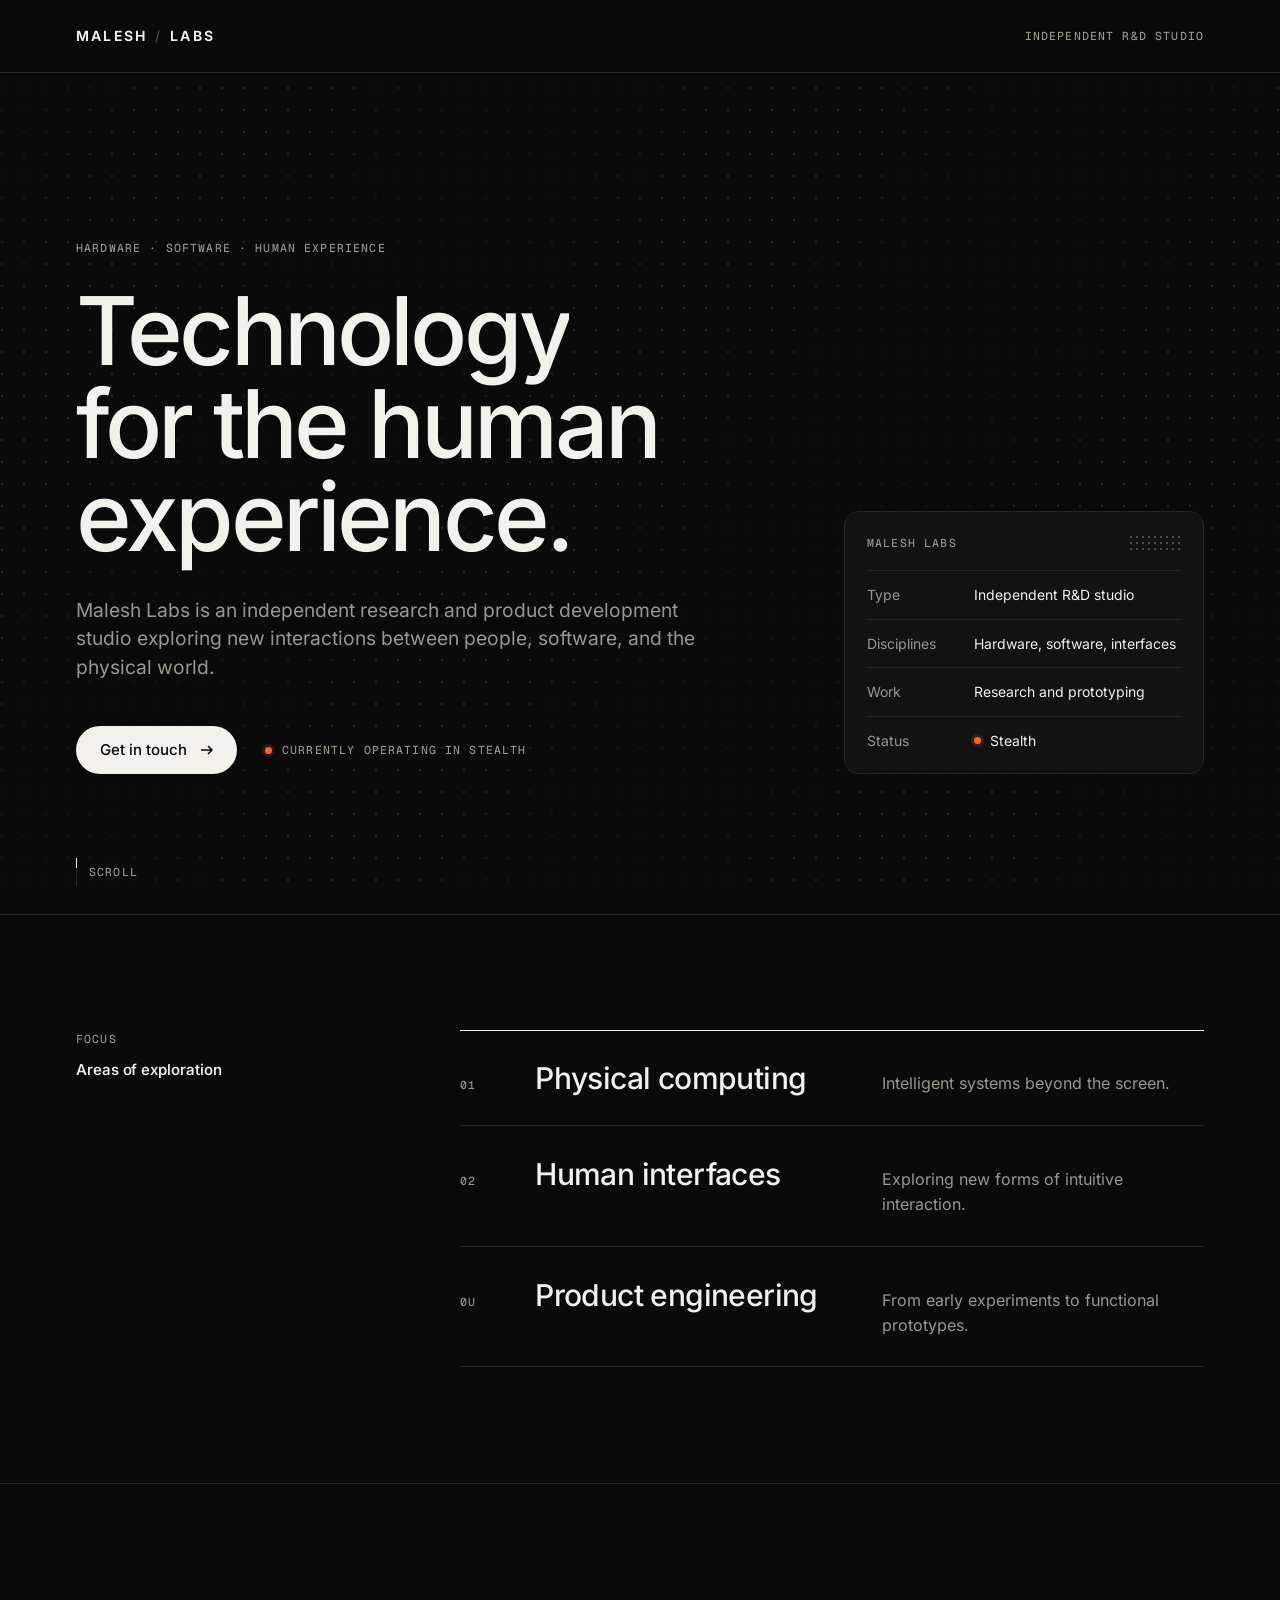
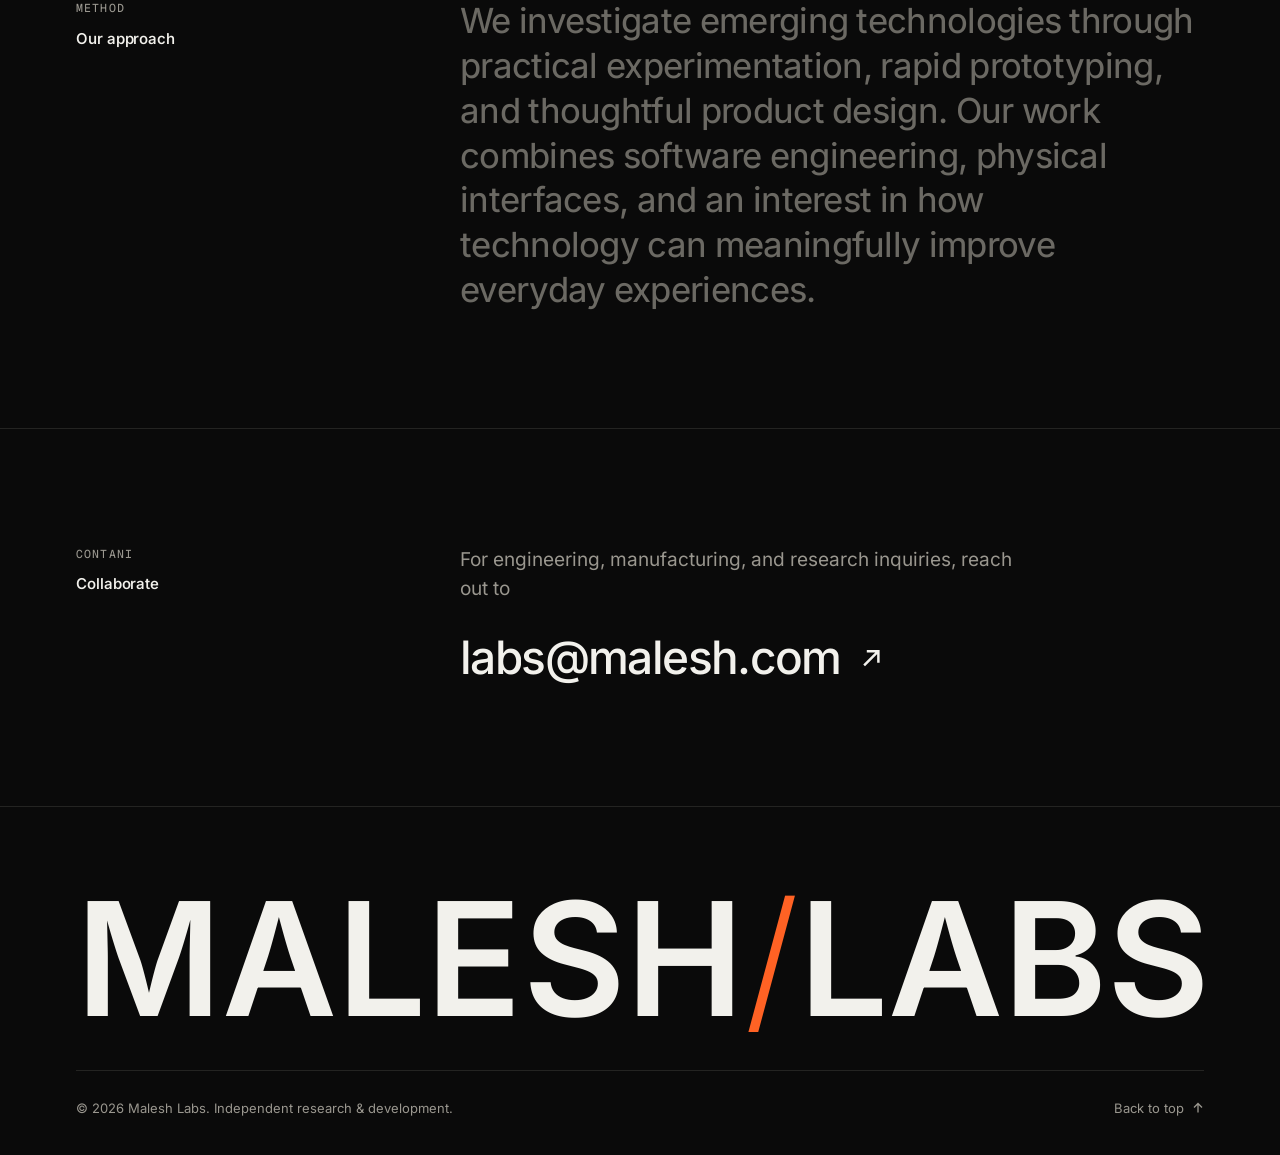
<file: index.html>
<!doctype html>
<html lang="en">
<head>
  <meta charset="utf-8">
  <meta name="viewport" content="width=device-width, initial-scale=1">
  <title>Malesh Labs — Independent R&amp;D Studio</title>
  <meta name="description" content="Malesh Labs is an independent research and product development studio exploring new interactions between people, software, and the physical world.">
  <link rel="canonical" href="https://malesh.com/">
  <meta name="theme-color" content="#f5f4f0">
  <meta name="color-scheme" content="light">

  <meta property="og:type" content="website">
  <meta property="og:site_name" content="Malesh Labs">
  <meta property="og:url" content="https://malesh.com/">
  <meta property="og:title" content="Malesh Labs — Independent R&amp;D Studio">
  <meta property="og:description" content="An independent research and product development studio exploring new interactions between people, software, and the physical world.">
  <meta property="og:image" content="https://malesh.com/og.png">
  <meta property="og:image:width" content="1200">
  <meta property="og:image:height" content="630">
  <meta property="og:image:alt" content="Malesh Labs — Technology for the human experience.">
  <meta name="twitter:card" content="summary_large_image">
  <meta name="twitter:title" content="Malesh Labs — Independent R&amp;D Studio">
  <meta name="twitter:description" content="An independent research and product development studio exploring new interactions between people, software, and the physical world.">
  <meta name="twitter:image" content="https://malesh.com/og.png">

  <link rel="icon" href="/favicon.svg" type="image/svg+xml">
  <link rel="apple-touch-icon" href="/apple-touch-icon.png">
  <link rel="preload" href="/fonts/inter-var.woff2" as="font" type="font/woff2" crossorigin>
  <link rel="stylesheet" href="/styles.css">
  <script src="/motion.js" defer></script>

  <script type="application/ld+json">
  {
    "@context": "https://schema.org",
    "@type": "Organization",
    "name": "Malesh Labs",
    "url": "https://malesh.com/",
    "email": "labs@malesh.com",
    "description": "An independent research and product development studio exploring new interactions between people, software, and the physical world."
  }
  </script>
</head>
<body>
  <a class="skip" href="#main">Skip to content</a>
  <div class="progress" aria-hidden="true"><span></span></div>

  <header class="site-header">
    <div class="wrap">
      <a class="wordmark" href="/" aria-label="Malesh Labs, home">
        <span>MALESH</span><span class="slash" aria-hidden="true">/</span><span>LABS</span>
      </a>
      <span class="tag mono" data-scramble>Independent R&amp;D Studio</span>
    </div>
  </header>

  <main id="main">
    <section class="hero" aria-labelledby="hero-title">
      <div class="wrap">
        <div class="hero-copy">
          <p class="eyebrow mono reveal d1" data-scramble>Hardware · Software · Human experience</p>
          <h1 id="hero-title" class="headline">
            <span class="w"><span>Technology</span></span>
            <span class="w"><span>for</span></span>
            <span class="w"><span>the</span></span>
            <span class="w"><span>human</span></span>
            <span class="w"><span>experience.</span></span>
          </h1>
          <p class="lede reveal d3">Malesh Labs is an independent research and product development studio exploring new interactions between people, software, and the physical world.</p>
          <div class="actions reveal d4">
            <a class="button magnetic" href="mailto:labs@malesh.com">
              <span class="button-label">Get in touch</span>
              <svg width="16" height="16" viewBox="0 0 16 16" fill="none" aria-hidden="true"><path d="M2 8h11M9 4l4 4-4 4" stroke="currentColor" stroke-width="1.5"/></svg>
            </a>
            <span class="status mono"><span class="led" aria-hidden="true"></span><span data-scramble>Currently operating in stealth</span></span>
          </div>
        </div>

        <aside class="plate" aria-label="Studio overview">
          <div class="plate-head">
            <span class="mono" data-scramble>Malesh Labs</span>
            <span class="grille" aria-hidden="true"></span>
          </div>
          <dl>
            <div class="row"><dt>Type</dt><dd>Independent R&amp;D studio</dd></div>
            <div class="row"><dt>Disciplines</dt><dd>Hardware, software, interfaces</dd></div>
            <div class="row"><dt>Work</dt><dd>Research and prototyping</dd></div>
            <div class="row"><dt>Status</dt><dd><span class="led" aria-hidden="true"></span>Stealth</dd></div>
          </dl>
        </aside>
      </div>
      <div class="scroll-cue mono" aria-hidden="true"><span class="tick"></span>Scroll</div>
    </section>

    <section class="section" aria-labelledby="areas-title">
      <div class="wrap">
        <div class="section-label" data-reveal>
          <span class="mono" data-scramble>Focus</span>
          <h2 id="areas-title">Areas of exploration</h2>
        </div>
        <div class="section-body">
          <ol class="areas" data-reveal>
            <li class="area">
              <span class="num mono" data-scramble>01</span>
              <h3>Physical computing</h3>
              <p>Intelligent systems beyond the screen.</p>
            </li>
            <li class="area">
              <span class="num mono" data-scramble>02</span>
              <h3>Human interfaces</h3>
              <p>Exploring new forms of intuitive interaction.</p>
            </li>
            <li class="area">
              <span class="num mono" data-scramble>03</span>
              <h3>Product engineering</h3>
              <p>From early experiments to functional prototypes.</p>
            </li>
          </ol>
        </div>
      </div>
    </section>

    <section class="section" aria-labelledby="approach-title">
      <div class="wrap">
        <div class="section-label" data-reveal>
          <span class="mono" data-scramble>Method</span>
          <h2 id="approach-title">Our approach</h2>
        </div>
        <div class="section-body">
          <p class="statement" data-scrub>We investigate emerging technologies through practical experimentation, rapid prototyping, and thoughtful product design. Our work combines software engineering, physical interfaces, and an interest in how technology can meaningfully improve everyday experiences.</p>
        </div>
      </div>
    </section>

    <section class="section collab" id="contact" aria-labelledby="collab-title">
      <div class="wrap">
        <div class="section-label" data-reveal>
          <span class="mono" data-scramble>Contact</span>
          <h2 id="collab-title">Collaborate</h2>
        </div>
        <div class="section-body" data-reveal>
          <p>For engineering, manufacturing, and research inquiries, reach out to</p>
          <a class="email" href="mailto:labs@malesh.com" aria-label="Email labs@malesh.com">
            <span class="roll" data-roll>labs@malesh.com</span>
            <svg viewBox="0 0 16 16" fill="none" aria-hidden="true"><path d="M4 12L12 4M5.5 4H12v6.5" stroke="currentColor" stroke-width="1.4"/></svg>
          </a>
        </div>
      </div>
    </section>
  </main>

  <footer class="site-footer">
    <div class="bigmark" aria-hidden="true" data-reveal>
      <span>M</span><span>A</span><span>L</span><span>E</span><span>S</span><span>H</span><span class="slash">/</span><span>L</span><span>A</span><span>B</span><span>S</span>
    </div>
    <div class="wrap">
      <p>© 2026 Malesh Labs. Independent research &amp; development.</p>
      <a class="to-top" href="#main">
        Back to top
        <svg width="12" height="12" viewBox="0 0 12 12" fill="none" aria-hidden="true"><path d="M6 10.5V1.5M2 5.5l4-4 4 4" stroke="currentColor" stroke-width="1.3"/></svg>
      </a>
    </div>
  </footer>
</body>
</html>
</file>
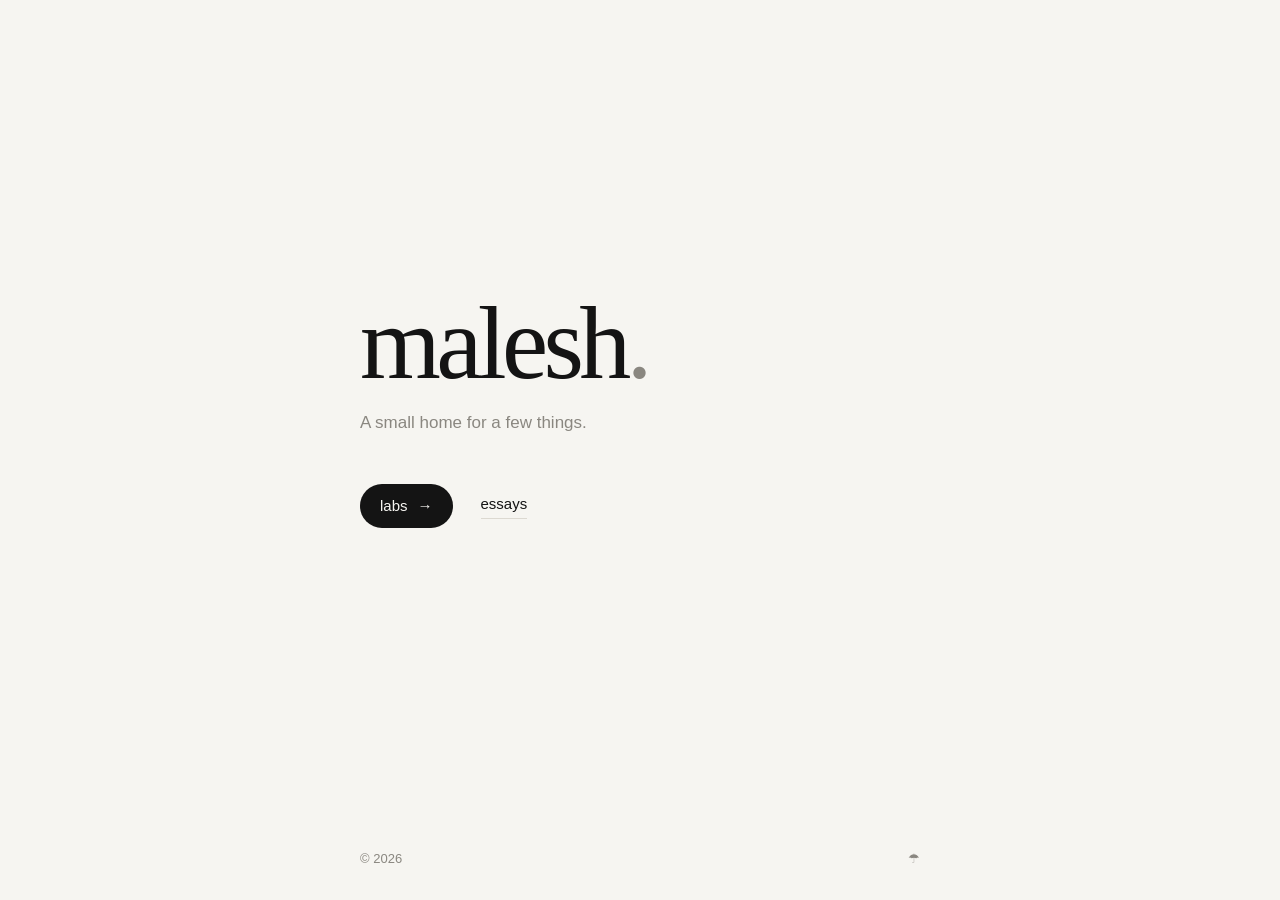
<file: home/index.html>
<!doctype html>
<html lang="en">
<head>
  <meta charset="utf-8">
  <meta name="viewport" content="width=device-width, initial-scale=1">
  <title>malesh</title>
  <meta name="description" content="A small home for a few things.">
  <meta name="theme-color" content="#f6f5f1" media="(prefers-color-scheme: light)">
  <meta name="theme-color" content="#0d0d0c" media="(prefers-color-scheme: dark)">
  <meta property="og:title" content="malesh">
  <meta property="og:description" content="A small home for a few things.">
  <meta property="og:url" content="https://malesh.com">
  <link rel="icon" href="/home/favicon.svg" type="image/svg+xml">
  <link rel="stylesheet" href="/home/home.css">
</head>
<body>
  <main>
    <h1 class="mark">malesh<span class="dot">.</span></h1>
    <p class="line">A small home for a few things.</p>
    <nav>
      <a class="button" href="https://labs.malesh.com">labs <span class="arrow" aria-hidden="true">&rarr;</span></a>
      <a class="link" href="https://essays.malesh.com">essays</a>
    </nav>
  </main>
  <footer>
    <span>&copy; <span id="y">2026</span></span>
    <span>&#9730;</span>
  </footer>
  <script src="/home/year.js" defer></script>
</body>
</html>
</file>
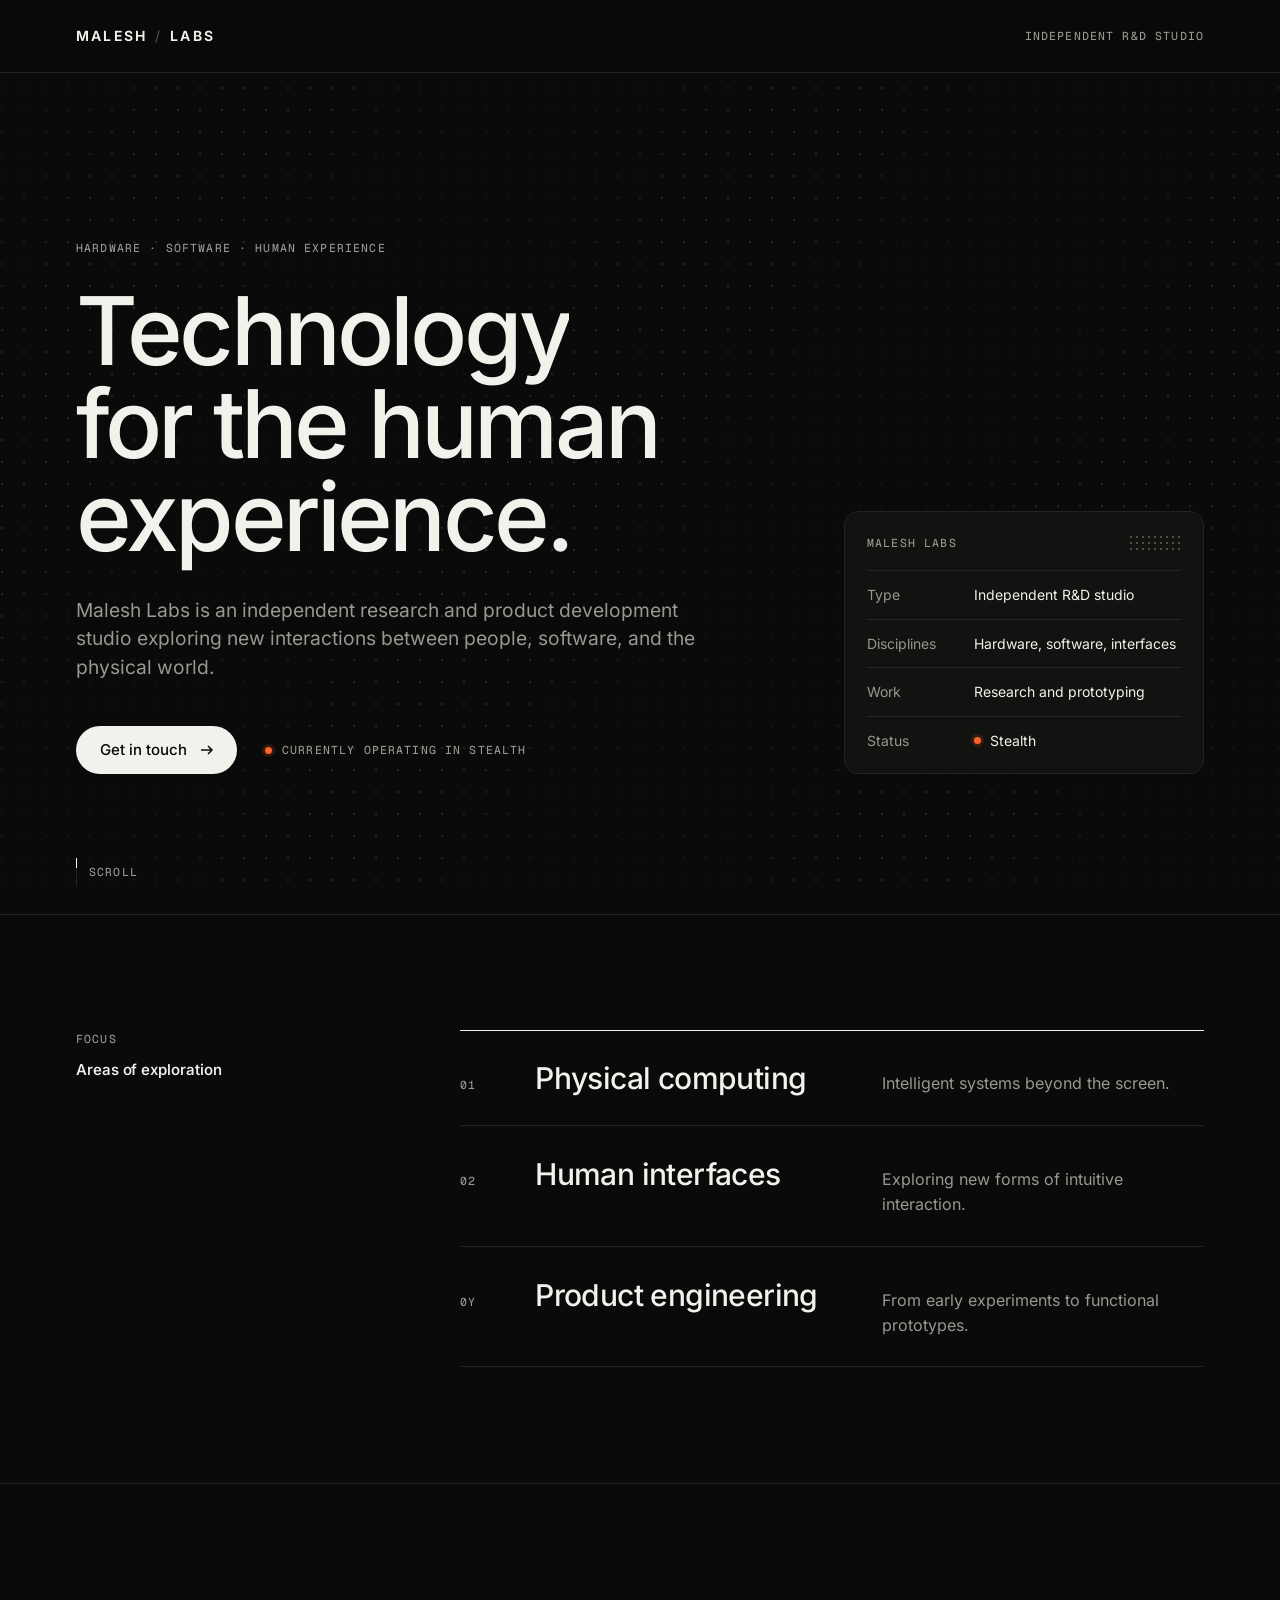
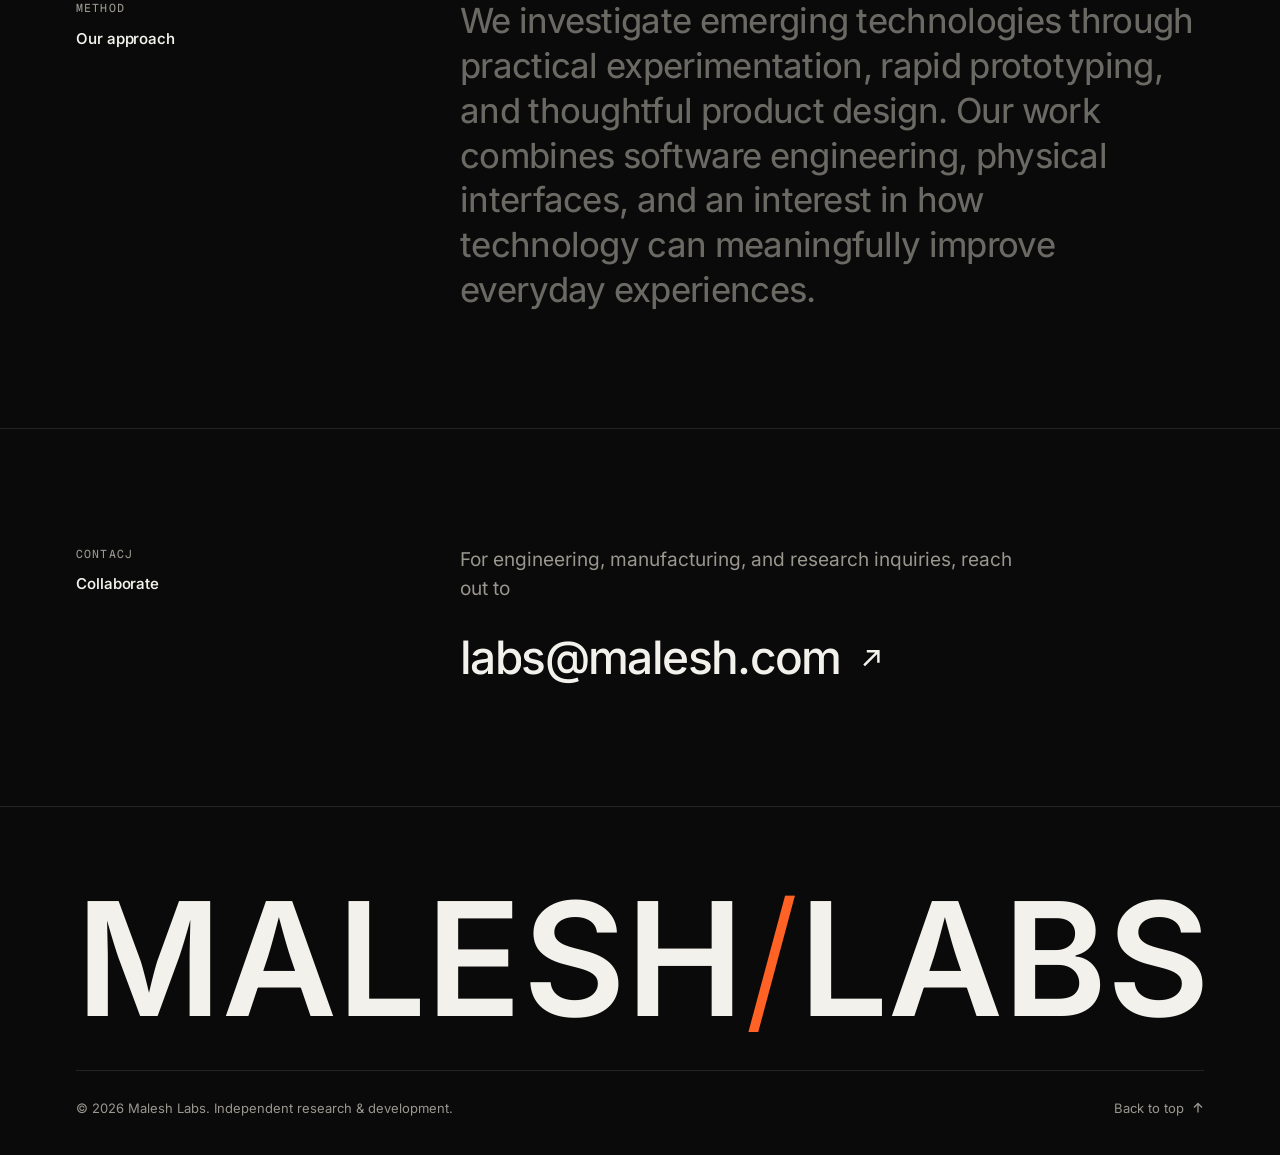
<file: labs/index.html>
<!doctype html>
<html lang="en">
<head>
  <meta charset="utf-8">
  <meta name="viewport" content="width=device-width, initial-scale=1">
  <title>Malesh Labs — Independent R&amp;D Studio</title>
  <meta name="description" content="Malesh Labs is an independent research and product development studio exploring new interactions between people, software, and the physical world.">
  <link rel="canonical" href="https://labs.malesh.com/">
  <meta name="theme-color" content="#0a0a0a">
  <meta name="color-scheme" content="dark">

  <meta property="og:type" content="website">
  <meta property="og:site_name" content="Malesh Labs">
  <meta property="og:url" content="https://labs.malesh.com/">
  <meta property="og:title" content="Malesh Labs — Independent R&amp;D Studio">
  <meta property="og:description" content="An independent research and product development studio exploring new interactions between people, software, and the physical world.">
  <meta property="og:image" content="https://labs.malesh.com/og.png">
  <meta property="og:image:width" content="1200">
  <meta property="og:image:height" content="630">
  <meta property="og:image:alt" content="Malesh Labs — Technology for the human experience.">
  <meta name="twitter:card" content="summary_large_image">
  <meta name="twitter:title" content="Malesh Labs — Independent R&amp;D Studio">
  <meta name="twitter:description" content="An independent research and product development studio exploring new interactions between people, software, and the physical world.">
  <meta name="twitter:image" content="https://labs.malesh.com/og.png">

  <link rel="icon" href="/favicon.svg" type="image/svg+xml">
  <link rel="apple-touch-icon" href="/apple-touch-icon.png">
  <link rel="preload" href="/fonts/inter-var.woff2" as="font" type="font/woff2" crossorigin>
  <link rel="stylesheet" href="/styles.css">
  <script src="/motion.js" defer></script>

  <script type="application/ld+json">
  {
    "@context": "https://schema.org",
    "@type": "Organization",
    "name": "Malesh Labs",
    "url": "https://labs.malesh.com/",
    "email": "labs@malesh.com",
    "description": "An independent research and product development studio exploring new interactions between people, software, and the physical world."
  }
  </script>
</head>
<body>
  <a class="skip" href="#main">Skip to content</a>
  <div class="progress" aria-hidden="true"><span></span></div>

  <header class="site-header">
    <div class="wrap">
      <a class="wordmark" href="/" aria-label="Malesh Labs, home">
        <span>MALESH</span><span class="slash" aria-hidden="true">/</span><span>LABS</span>
      </a>
      <span class="tag mono" data-scramble>Independent R&amp;D Studio</span>
    </div>
  </header>

  <main id="main">
    <section class="hero" aria-labelledby="hero-title">
      <div class="wrap">
        <div class="hero-copy">
          <p class="eyebrow mono reveal d1" data-scramble>Hardware · Software · Human experience</p>
          <h1 id="hero-title" class="headline">
            <span class="w"><span>Technology</span></span>
            <span class="w"><span>for</span></span>
            <span class="w"><span>the</span></span>
            <span class="w"><span>human</span></span>
            <span class="w"><span>experience.</span></span>
          </h1>
          <p class="lede reveal d3">Malesh Labs is an independent research and product development studio exploring new interactions between people, software, and the physical world.</p>
          <div class="actions reveal d4">
            <a class="button magnetic" href="mailto:labs@malesh.com">
              <span class="button-label">Get in touch</span>
              <svg width="16" height="16" viewBox="0 0 16 16" fill="none" aria-hidden="true"><path d="M2 8h11M9 4l4 4-4 4" stroke="currentColor" stroke-width="1.5"/></svg>
            </a>
            <span class="status mono"><span class="led" aria-hidden="true"></span><span data-scramble>Currently operating in stealth</span></span>
          </div>
        </div>

        <aside class="plate" aria-label="Studio overview">
          <div class="plate-head">
            <span class="mono" data-scramble>Malesh Labs</span>
            <span class="grille" aria-hidden="true"></span>
          </div>
          <dl>
            <div class="row"><dt>Type</dt><dd>Independent R&amp;D studio</dd></div>
            <div class="row"><dt>Disciplines</dt><dd>Hardware, software, interfaces</dd></div>
            <div class="row"><dt>Work</dt><dd>Research and prototyping</dd></div>
            <div class="row"><dt>Status</dt><dd><span class="led" aria-hidden="true"></span>Stealth</dd></div>
          </dl>
        </aside>
      </div>
      <div class="scroll-cue mono" aria-hidden="true"><span class="tick"></span>Scroll</div>
    </section>

    <section class="section" aria-labelledby="areas-title">
      <div class="wrap">
        <div class="section-label" data-reveal>
          <span class="mono" data-scramble>Focus</span>
          <h2 id="areas-title">Areas of exploration</h2>
        </div>
        <div class="section-body">
          <ol class="areas" data-reveal>
            <li class="area">
              <span class="num mono" data-scramble>01</span>
              <h3>Physical computing</h3>
              <p>Intelligent systems beyond the screen.</p>
            </li>
            <li class="area">
              <span class="num mono" data-scramble>02</span>
              <h3>Human interfaces</h3>
              <p>Exploring new forms of intuitive interaction.</p>
            </li>
            <li class="area">
              <span class="num mono" data-scramble>03</span>
              <h3>Product engineering</h3>
              <p>From early experiments to functional prototypes.</p>
            </li>
          </ol>
        </div>
      </div>
    </section>

    <section class="section" aria-labelledby="approach-title">
      <div class="wrap">
        <div class="section-label" data-reveal>
          <span class="mono" data-scramble>Method</span>
          <h2 id="approach-title">Our approach</h2>
        </div>
        <div class="section-body">
          <p class="statement" data-scrub>We investigate emerging technologies through practical experimentation, rapid prototyping, and thoughtful product design. Our work combines software engineering, physical interfaces, and an interest in how technology can meaningfully improve everyday experiences.</p>
        </div>
      </div>
    </section>

    <section class="section collab" id="contact" aria-labelledby="collab-title">
      <div class="wrap">
        <div class="section-label" data-reveal>
          <span class="mono" data-scramble>Contact</span>
          <h2 id="collab-title">Collaborate</h2>
        </div>
        <div class="section-body" data-reveal>
          <p>For engineering, manufacturing, and research inquiries, reach out to</p>
          <a class="email" href="mailto:labs@malesh.com" aria-label="Email labs@malesh.com">
            <span class="roll" data-roll>labs@malesh.com</span>
            <svg viewBox="0 0 16 16" fill="none" aria-hidden="true"><path d="M4 12L12 4M5.5 4H12v6.5" stroke="currentColor" stroke-width="1.4"/></svg>
          </a>
        </div>
      </div>
    </section>
  </main>

  <footer class="site-footer">
    <div class="bigmark" aria-hidden="true" data-reveal>
      <span>M</span><span>A</span><span>L</span><span>E</span><span>S</span><span>H</span><span class="slash">/</span><span>L</span><span>A</span><span>B</span><span>S</span>
    </div>
    <div class="wrap">
      <p>© 2026 Malesh Labs. Independent research &amp; development.</p>
      <a class="to-top" href="#main">
        Back to top
        <svg width="12" height="12" viewBox="0 0 12 12" fill="none" aria-hidden="true"><path d="M6 10.5V1.5M2 5.5l4-4 4 4" stroke="currentColor" stroke-width="1.3"/></svg>
      </a>
    </div>
  </footer>
</body>
</html>
</file>
<file: styles.css>
/* Malesh Labs — styles. No build step, no frameworks. */

@font-face {
  font-family: "Inter";
  src: url("/fonts/inter-var.woff2") format("woff2");
  font-weight: 100 900;
  font-style: normal;
  font-display: swap;
}

@font-face {
  font-family: "Geist Mono";
  src: url("/fonts/geist-mono-var.woff2") format("woff2");
  font-weight: 100 900;
  font-style: normal;
  font-display: swap;
}

:root {
  color-scheme: dark;
  --bg: #0a0a0a;
  --panel: #141413;
  --fg: #f2f1ec;
  --muted: #9a978f;
  --faint: #55534d;
  --line: #242422;
  --accent: #ff6224;
  --unlit: #6b6963;

  --sans: "Inter", ui-sans-serif, -apple-system, BlinkMacSystemFont, "Segoe UI", Helvetica, Arial, sans-serif;
  --mono: "Geist Mono", ui-monospace, "SF Mono", Menlo, Consolas, monospace;

  --gutter: clamp(20px, 5vw, 56px);
  --max: 1240px;
  --ease: cubic-bezier(.2, .7, .2, 1);
}

*, *::before, *::after { box-sizing: border-box; }
* { margin: 0; padding: 0; }

html { -webkit-text-size-adjust: 100%; scroll-behavior: smooth; }

body {
  background: var(--bg);
  color: var(--fg);
  font-family: var(--sans);
  font-size: 16px;
  line-height: 1.55;
  font-feature-settings: "ss01", "cv11";
  -webkit-font-smoothing: antialiased;
  -moz-osx-font-smoothing: grayscale;
  text-rendering: optimizeLegibility;
  min-height: 100vh;
  display: flex;
  flex-direction: column;
}

main { flex: 1; }

a { color: inherit; text-decoration: none; }
svg { display: block; flex: none; }

:focus-visible { outline: 2px solid var(--fg); outline-offset: 3px; border-radius: 2px; }

.skip {
  position: absolute; left: var(--gutter); top: -100px;
  background: var(--fg); color: var(--bg);
  padding: 10px 14px; border-radius: 6px; font-size: 14px; z-index: 10;
}
.skip:focus { top: 12px; }

.wrap { width: 100%; max-width: var(--max); margin: 0 auto; padding-inline: var(--gutter); }

.mono {
  font-family: var(--mono);
  font-size: 11.5px;
  font-weight: 450;
  letter-spacing: .1em;
  text-transform: uppercase;
}

/* ---------- Header ---------- */

.site-header {
  position: sticky;
  top: 0;
  z-index: 20;
  border-bottom: 1px solid var(--line);
  background: color-mix(in srgb, var(--bg) 82%, transparent);
  -webkit-backdrop-filter: saturate(1.4) blur(14px);
  backdrop-filter: saturate(1.4) blur(14px);
}

.site-header .wrap {
  height: 72px;
  display: flex;
  align-items: center;
  justify-content: space-between;
  gap: 16px;
}

.wordmark {
  display: inline-flex;
  align-items: center;
  gap: .55em;
  font-size: 14px;
  font-weight: 650;
  letter-spacing: .16em;
}
.wordmark .slash { color: var(--faint); font-weight: 400; }

.site-header .tag { color: var(--muted); }

/* ---------- Hero ---------- */

.hero {
  position: relative;
  overflow: hidden;
  padding-block: clamp(72px, 13vw, 168px) clamp(80px, 11vw, 140px);
}
.hero .wrap { position: relative; z-index: 1; }

.hero .wrap {
  display: grid;
  grid-template-columns: repeat(12, minmax(0, 1fr));
  column-gap: 24px;
  row-gap: 64px;
  align-items: end;
}

.hero-copy { grid-column: 1 / -1; }

.eyebrow { color: var(--muted); }

.hero h1 {
  margin-top: 28px;
  font-size: clamp(44px, 7.4vw, 104px);
  font-weight: 500;
  line-height: .98;
  letter-spacing: -.04em;
  max-width: 11ch;
  text-wrap: balance;
}

.lede {
  margin-top: 32px;
  max-width: 34em;
  font-size: clamp(17px, 1.5vw, 20px);
  line-height: 1.5;
  color: var(--muted);
  text-wrap: pretty;
}

.actions {
  margin-top: 44px;
  display: flex;
  flex-wrap: wrap;
  align-items: center;
  gap: 18px 28px;
}

.button {
  display: inline-flex;
  align-items: center;
  gap: 12px;
  height: 48px;
  padding: 0 22px 0 24px;
  border-radius: 999px;
  background: var(--fg);
  color: var(--bg);
  font-size: 15px;
  font-weight: 500;
  transition: background-color .25s var(--ease), transform .25s var(--ease);
}
.button svg { transition: transform .25s var(--ease); }
.button:hover { background: #fff; }
.button:hover svg { transform: translateX(3px); }
.button:active { transform: scale(.98); }

.status {
  display: inline-flex;
  align-items: center;
  gap: 10px;
  color: var(--muted);
}

.led {
  width: 7px; height: 7px; border-radius: 50%;
  background: var(--accent);
  box-shadow: 0 0 0 3px color-mix(in srgb, var(--accent) 16%, transparent);
  animation: led 3.2s ease-in-out infinite;
}

/* Spec plate: a typographic panel in the spirit of a device label */
.plate {
  grid-column: 1 / -1;
  border: 1px solid var(--line);
  border-radius: 14px;
  background: color-mix(in srgb, var(--panel) 80%, transparent);
  -webkit-backdrop-filter: blur(10px);
  backdrop-filter: blur(10px);
  padding: 22px 22px 8px;
}

.plate-head {
  display: flex;
  align-items: center;
  justify-content: space-between;
  padding-bottom: 18px;
  color: var(--muted);
}

.grille {
  width: 52px; height: 16px;
  background-image: radial-gradient(circle, var(--faint) 1.2px, transparent 1.5px);
  background-size: 6px 6px;
  background-position: -1px -1px;
  opacity: .9;
}

.plate dl { border-top: 1px solid var(--line); }

.plate .row {
  display: grid;
  grid-template-columns: 6.5em 1fr;
  gap: 16px;
  padding: 13px 0;
  border-bottom: 1px solid var(--line);
  font-size: 14px;
}
.plate .row:last-child { border-bottom: 0; }
.plate dt { color: var(--muted); }
.plate dd { display: flex; align-items: center; gap: 9px; }

/* ---------- Sections ---------- */

.section { border-top: 1px solid var(--line); }
.section.first { border-top: 0; }

.section .wrap {
  display: grid;
  grid-template-columns: repeat(12, minmax(0, 1fr));
  column-gap: 24px;
  row-gap: 32px;
  padding-block: clamp(64px, 9vw, 128px);
}

.section-label { grid-column: 1 / -1; }
.section-label h2 {
  font-size: 15px;
  font-weight: 550;
  letter-spacing: -.005em;
}
.section-label .mono { display: block; margin-bottom: 10px; color: var(--muted); }

.section-body { grid-column: 1 / -1; }

/* Areas */
.areas { list-style: none; border-top: 1px solid var(--fg); }

.area {
  display: grid;
  grid-template-columns: 3.2em 1fr;
  gap: 6px 16px;
  padding: 26px 0 28px;
  border-bottom: 1px solid var(--line);
}

.area .num { color: var(--muted); padding-top: 9px; transition: color .3s var(--ease); }

.area h3 {
  font-size: clamp(22px, 2.4vw, 30px);
  font-weight: 500;
  letter-spacing: -.02em;
  line-height: 1.2;
  transition: transform .35s var(--ease);
}

.area p { grid-column: 2; color: var(--muted); font-size: 16px; }

.area:hover .num { color: var(--accent); }
.area:hover h3 { transform: translateX(4px); }

/* Approach */
.statement {
  font-size: clamp(24px, 2.7vw, 36px);
  line-height: 1.3;
  letter-spacing: -.02em;
  font-weight: 450;
  max-width: 26em;
  text-wrap: pretty;
}
.statement .soft { color: var(--muted); }

/* Collaborate */
.collab p { color: var(--muted); font-size: clamp(17px, 1.5vw, 19px); max-width: 30em; }

.email {
  margin-top: 28px;
  display: inline-flex;
  align-items: center;
  gap: .35em;
  font-size: clamp(24px, 3.6vw, 46px);
  font-weight: 500;
  letter-spacing: -.035em;
  line-height: 1.1;
  white-space: nowrap;
  background-image: linear-gradient(var(--fg), var(--fg));
  background-size: 0% 1px;
  background-position: 0 100%;
  background-repeat: no-repeat;
  padding-bottom: 6px;
  transition: background-size .45s var(--ease);
}
.email svg { width: .62em; height: .62em; transition: transform .35s var(--ease); }
.email:hover { background-size: 100% 1px; }
.email:hover svg { transform: translate(3px, -3px); }

/* ---------- Footer ---------- */

.site-footer { border-top: 1px solid var(--line); overflow: hidden; }

.site-footer .wrap {
  display: flex;
  flex-wrap: wrap;
  justify-content: space-between;
  align-items: center;
  gap: 12px 24px;
  padding-block: 28px 36px;
  font-size: 13px;
  color: var(--muted);
}

.to-top { display: inline-flex; align-items: center; gap: 8px; transition: color .2s; }
.to-top:hover { color: var(--fg); }

/* ---------- Simple pages (labs, 404) ---------- */

.page-list { list-style: none; border-top: 1px solid var(--fg); }
.page-list a {
  display: grid;
  grid-template-columns: 1fr auto;
  gap: 16px;
  align-items: baseline;
  padding: 22px 0;
  border-bottom: 1px solid var(--line);
}
.page-list .name { font-size: clamp(20px, 2.2vw, 26px); font-weight: 500; letter-spacing: -.02em; transition: transform .35s var(--ease); }
.page-list .what { color: var(--muted); font-size: 15px; }
.page-list a:hover .name { transform: translateX(4px); }

/* ---------- Layout: tablet and up ---------- */

@media (min-width: 760px) {
  .section-label { grid-column: 1 / span 4; }
  .section-body { grid-column: 5 / -1; }
  .area { grid-template-columns: 3.2em minmax(0, 1fr) minmax(0, 1fr); gap: 24px; align-items: baseline; padding: 30px 0; }
  .area .num { padding-top: 0; }
  .area p { grid-column: 3; }
}

@media (min-width: 1040px) {
  .hero-copy { grid-column: 1 / span 8; }
  .plate { grid-column: 9 / -1; }
}

@media (max-width: 520px) {
  .site-header .tag { display: none; }
}

@media (max-width: 359px) {
  .email { white-space: normal; overflow-wrap: anywhere; }
}


/* ---------- Motion layer ---------- */

:root { --expo: cubic-bezier(.16, 1, .3, 1); }

/* Scroll progress hairline */
.progress { position: fixed; inset: 0 0 auto 0; height: 2px; z-index: 30; pointer-events: none; }
.progress span {
  display: block; height: 100%;
  background: var(--accent);
  transform-origin: 0 50%;
  transform: scaleX(0);
}

/* Dot-matrix field: one fixed canvas behind every page (drawn by motion.js) */
.field {
  position: fixed; inset: 0;
  width: 100%; height: 100%;
  z-index: -1;
  pointer-events: none;
  opacity: 0;
  transition: opacity 1.6s ease .2s;
}
.field.on { opacity: 1; }

/* Headline: words rise out of their own baselines */
.headline .w {
  display: inline-block;
  overflow: hidden;
  vertical-align: top;
  padding-bottom: .1em;
  margin-bottom: -.1em;
}
.headline .w > span {
  display: inline-block;
  animation: word-up 1.15s var(--expo) both;
}
.headline .w:nth-child(1) > span { animation-delay: .10s; }
.headline .w:nth-child(2) > span { animation-delay: .17s; }
.headline .w:nth-child(3) > span { animation-delay: .24s; }
.headline .w:nth-child(4) > span { animation-delay: .31s; }
.headline .w:nth-child(5) > span { animation-delay: .38s; }

@keyframes word-up {
  from { transform: translateY(110%) rotate(2deg); }
  to { transform: none; }
}

.lede.reveal { animation-delay: .55s; }
.actions.reveal { animation-delay: .7s; }
.eyebrow.reveal { animation-delay: 0s; }

/* Spec plate boots up row by row */
.plate { animation: plate-in 1.2s var(--expo) .6s both; }
.plate .row { animation: rise .9s var(--expo) both; }
.plate .row:nth-child(1) { animation-delay: .85s; }
.plate .row:nth-child(2) { animation-delay: .95s; }
.plate .row:nth-child(3) { animation-delay: 1.05s; }
.plate .row:nth-child(4) { animation-delay: 1.15s; }

@keyframes plate-in {
  from { opacity: 0; transform: translateY(24px) scale(.98); }
  to { opacity: 1; transform: none; }
}

.grille { animation: grille 4s steps(8) infinite; }
@keyframes grille { 50% { background-position: 2px -1px; } }

/* Scroll cue */
.scroll-cue {
  position: absolute;
  left: max(var(--gutter), calc((100% - var(--max)) / 2 + var(--gutter)));
  bottom: 28px;
  z-index: 1;
  display: none;
  align-items: center;
  gap: 12px;
  color: var(--muted);
  animation: rise 1s var(--expo) 1.4s both;
}
.scroll-cue .tick { position: relative; width: 1px; height: 28px; background: var(--line); overflow: hidden; }
.scroll-cue .tick::after {
  content: ""; position: absolute; left: 0; top: 0; width: 1px; height: 10px;
  background: var(--fg);
  animation: tick 2.2s var(--expo) infinite;
}
@keyframes tick { from { transform: translateY(-12px); } to { transform: translateY(30px); } }
@media (min-width: 760px) and (min-height: 700px) { .scroll-cue { display: inline-flex; } }

/* Generic reveal */
.motion [data-reveal] { transition: opacity 1s var(--expo), transform 1.1s var(--expo); }
.motion [data-reveal].pending { opacity: 0; transform: translateY(28px); }
.motion [data-reveal].pending.in { opacity: 1; transform: none; }

/* Areas: rows slide in and their hairlines draw across */
.areas { position: relative; border-top: 0; }
.areas::before {
  content: ""; position: absolute; left: 0; right: 0; top: 0; height: 1px;
  background: var(--fg);
  transform-origin: 0 50%;
  transition: transform 1.4s var(--expo);
}
.area { position: relative; border-bottom: 0; isolation: isolate; }
.area::after {
  content: ""; position: absolute; left: 0; right: 0; bottom: 0; height: 1px;
  background: var(--line);
  transform-origin: 0 50%;
  transition: transform 1.4s var(--expo);
}
.area::before {
  content: ""; position: absolute; inset: 0 -14px; z-index: -1;
  background: var(--panel);
  border-radius: 10px;
  transform: scaleY(.6);
  opacity: 0;
  transition: opacity .35s ease, transform .5s var(--expo);
}
.area:hover::before { opacity: 1; transform: none; }
.area:hover h3 { transform: translateX(8px); }

.motion .areas[data-reveal].pending { opacity: 1; transform: none; }
.motion .areas.pending::before,
.motion .areas.pending .area::after { transform: scaleX(0); }
.motion .areas.pending .area > * { opacity: 0; transform: translateY(18px); }
.motion .areas .area > * { transition: opacity .9s var(--expo), transform 1s var(--expo); }
.motion .areas.in::before,
.motion .areas.in .area::after { transform: none; }
.motion .areas.in .area > * { opacity: 1; transform: none; }
.areas .area:nth-child(2) > *, .areas .area:nth-child(2)::after { transition-delay: .12s; }
.areas .area:nth-child(3) > *, .areas .area:nth-child(3)::after { transition-delay: .24s; }
.area:hover h3 { transition-delay: 0s; }

/* Statement lights up as you read */
.statement.scrubbing .sw { color: var(--unlit); transition: color .45s ease; }
.statement.scrubbing .sw.on { color: var(--fg); }

/* Email: letters roll over to orange */
.roll { display: inline-flex; }
.roll .c { position: relative; display: inline-block; overflow: hidden; line-height: 1.15; }
.roll .c > span,
.roll .c::after { display: inline-block; transition: transform .55s var(--expo); transition-delay: calc(var(--i) * 16ms); }
.roll .c::after {
  content: attr(data-c);
  position: absolute; left: 0; top: 100%;
  color: var(--accent);
}
.email:hover .roll .c > span,
.email:hover .roll .c::after { transform: translateY(-100%); }

/* Button */
.magnetic { transition: transform .35s var(--expo), background-color .25s var(--ease); will-change: transform; }

/* Giant footer wordmark */
.bigmark {
  display: flex;
  justify-content: space-between;
  width: 100%;
  max-width: var(--max);
  margin: 0 auto;
  padding: clamp(48px, 7vw, 96px) var(--gutter) 0;
  font-size: clamp(44px, 12.4vw, 158px);
  font-weight: 600;
  letter-spacing: -.04em;
  line-height: .8;
  overflow: hidden;
  user-select: none;
}
.bigmark span { display: inline-block; padding-bottom: .06em; }
.bigmark .slash { color: var(--accent); font-weight: 300; }
.motion .bigmark[data-reveal].pending { opacity: 1; transform: none; }
.motion .bigmark span { transition: transform 1.2s var(--expo); }
.motion .bigmark.pending span { transform: translateY(105%); }
.motion .bigmark.in span { transform: none; }
.bigmark span:nth-child(2) { transition-delay: .04s; }
.bigmark span:nth-child(3) { transition-delay: .08s; }
.bigmark span:nth-child(4) { transition-delay: .12s; }
.bigmark span:nth-child(5) { transition-delay: .16s; }
.bigmark span:nth-child(6) { transition-delay: .20s; }
.bigmark span:nth-child(7) { transition-delay: .24s; }
.bigmark span:nth-child(8) { transition-delay: .28s; }
.bigmark span:nth-child(9) { transition-delay: .32s; }
.bigmark span:nth-child(10) { transition-delay: .36s; }
.bigmark span:nth-child(11) { transition-delay: .40s; }
.site-footer .wrap { position: relative; margin-top: clamp(24px, 3vw, 40px); }
.site-footer .wrap::before {
  content: ""; position: absolute; top: 0; left: var(--gutter); right: var(--gutter);
  height: 1px; background: var(--line);
}

/* ---------- Base motion ---------- */

@keyframes rise {
  from { opacity: 0; transform: translateY(14px); }
  to { opacity: 1; transform: none; }
}

@keyframes led {
  0%, 100% { opacity: 1; }
  50% { opacity: .45; }
}

.reveal { animation: rise .9s var(--ease) both; }
.d1 { animation-delay: .06s; }
.d2 { animation-delay: .14s; }
.d3 { animation-delay: .22s; }
.d4 { animation-delay: .30s; }
.d5 { animation-delay: .42s; }

@media (prefers-reduced-motion: reduce) {
  html { scroll-behavior: auto; }
  *, *::before, *::after {
    animation: none !important;
    transition: none !important;
  }
}

.motion .areas.in .area:hover > h3 { transform: translateX(8px); transition: transform .45s var(--expo) 0s; }
</file>
<file: home/home.css>
:root {
  --bg: #f6f5f1;
  --fg: #141414;
  --muted: #8a8780;
  --line: #dcd9d1;
  --accent: #141414;
  --accent-fg: #f6f5f1;
}

@media (prefers-color-scheme: dark) {
  :root {
    --bg: #0d0d0c;
    --fg: #ecebe6;
    --muted: #77756f;
    --line: #2a2926;
    --accent: #ecebe6;
    --accent-fg: #0d0d0c;
  }
}

* { box-sizing: border-box; margin: 0; padding: 0; }

html, body { height: 100%; }

body {
  background: var(--bg);
  color: var(--fg);
  font: 400 16px/1.5 ui-sans-serif, -apple-system, BlinkMacSystemFont, "Segoe UI", Inter, Helvetica, Arial, sans-serif;
  -webkit-font-smoothing: antialiased;
  display: flex;
  flex-direction: column;
  min-height: 100vh;
  padding: 0 24px;
}

main {
  flex: 1;
  display: flex;
  flex-direction: column;
  justify-content: center;
  width: 100%;
  max-width: 560px;
  margin: 0 auto;
  animation: rise 900ms cubic-bezier(.2, .7, .2, 1) both;
}

.mark {
  font-family: ui-serif, "New York", "Iowan Old Style", Georgia, serif;
  font-weight: 400;
  font-size: clamp(56px, 14vw, 104px);
  letter-spacing: -0.045em;
  line-height: 0.9;
}

.mark .dot { color: var(--muted); }

.line {
  margin-top: 20px;
  color: var(--muted);
  font-size: 17px;
}

nav {
  margin-top: 48px;
  display: flex;
  flex-wrap: wrap;
  align-items: center;
  gap: 12px 28px;
}

a { color: inherit; text-decoration: none; }

.link {
  font-size: 15px;
  border-bottom: 1px solid var(--line);
  padding-bottom: 2px;
  transition: border-color 200ms;
}

.link:hover, .link:focus-visible { border-color: var(--fg); }

.button {
  display: inline-flex;
  align-items: center;
  gap: 10px;
  font-size: 15px;
  padding: 11px 20px;
  border-radius: 999px;
  background: var(--accent);
  color: var(--accent-fg);
  transition: transform 200ms, opacity 200ms;
}

.button:hover, .button:focus-visible { transform: translateY(-1px); opacity: .9; }

.button .arrow { transition: transform 200ms; }
.button:hover .arrow { transform: translateX(3px); }

a:focus-visible { outline: 2px solid var(--fg); outline-offset: 4px; border-radius: 4px; }

footer {
  width: 100%;
  max-width: 560px;
  margin: 0 auto;
  padding: 24px 0 32px;
  color: var(--muted);
  font-size: 13px;
  display: flex;
  justify-content: space-between;
}

@keyframes rise {
  from { opacity: 0; transform: translateY(8px); }
  to { opacity: 1; transform: none; }
}

@media (prefers-reduced-motion: reduce) {
  main { animation: none; }
  * { transition: none !important; }
}
</file>
